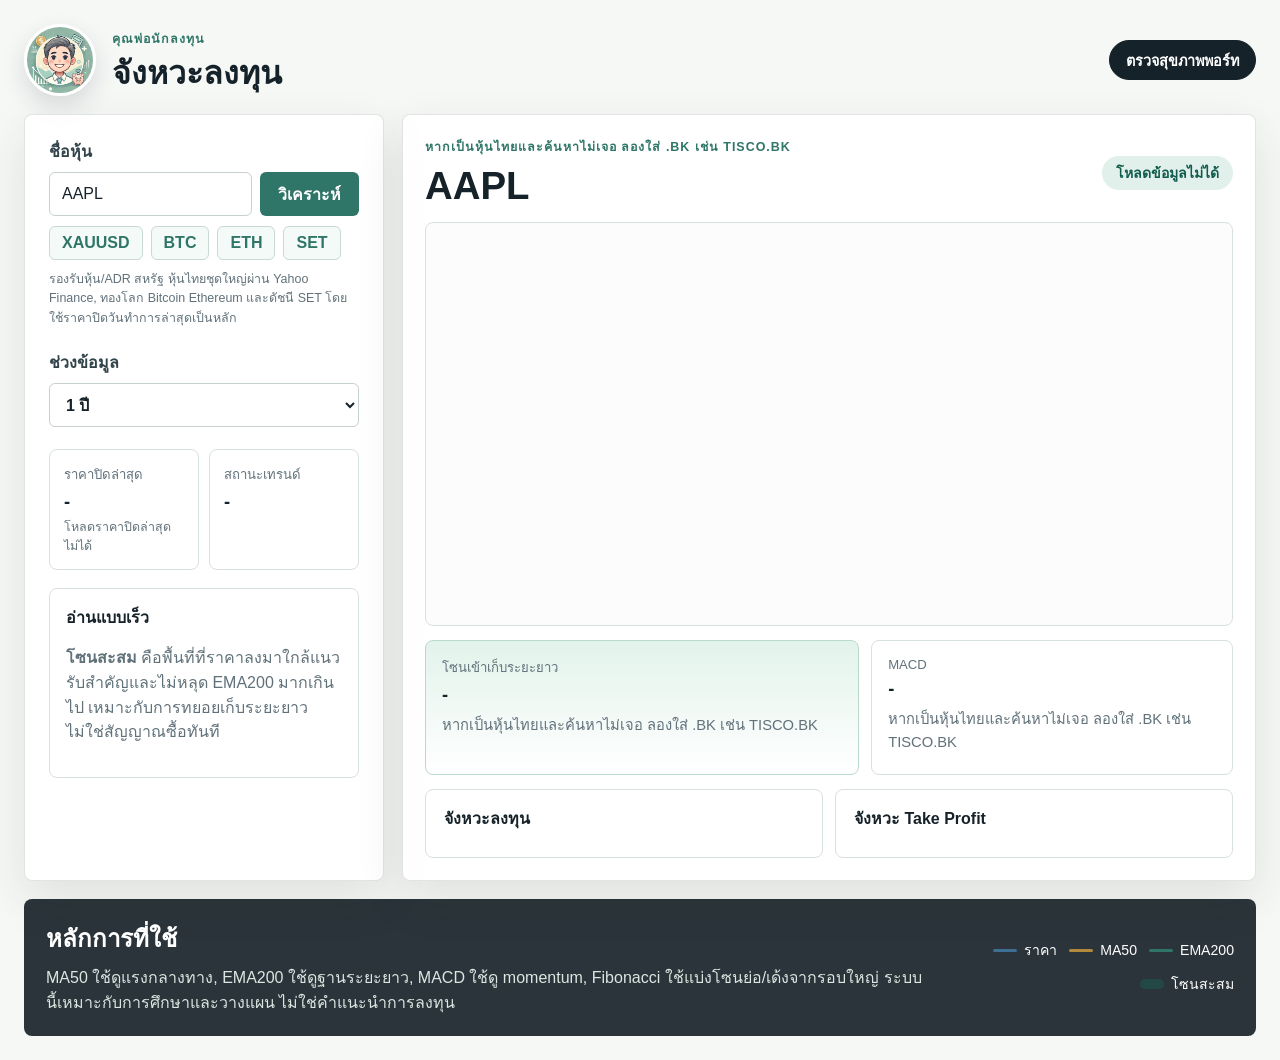
<file: index.html>
<!doctype html>
<html lang="th">
  <head>
    <meta charset="utf-8">
    <meta name="viewport" content="width=device-width, initial-scale=1">
    <title>จังหวะลงทุน</title>
    <link rel="stylesheet" href="styles.css?v=20260501-darknav">
  </head>
  <body>
    <main class="app-shell">
      <header class="top-bar">
        <div class="brand-mark">
          <img src="./assets/logo.png" alt="คุณพ่อนักลงทุน logo" onerror="this.onerror=null; this.src='./logo.png';">
          <div>
            <p class="eyebrow">คุณพ่อนักลงทุน</p>
            <h1>จังหวะลงทุน</h1>
          </div>
        </div>
        <a class="ghost-link" href="./portfolio-sample.html">ตรวจสุขภาพพอร์ท</a>
      </header>
      <section class="workspace">
        <aside class="control-panel" aria-label="ตั้งค่าการวิเคราะห์">
          <form class="search-form" id="searchForm">
            <label for="symbolInput">ชื่อหุ้น</label>
            <div class="symbol-row">
              <input id="symbolInput" name="symbol" value="AAPL" placeholder="เช่น AAPL, PTT, AOT, XAUUSD" autocomplete="off">
              <button type="submit">วิเคราะห์</button>
            </div>
            <div class="quick-symbols" aria-label="สินทรัพย์ยอดนิยม">
              <button type="button" data-symbol="XAUUSD">XAUUSD</button>
              <button type="button" data-symbol="BTC">BTC</button>
              <button type="button" data-symbol="ETH">ETH</button>
              <button type="button" data-symbol="SET">SET</button>
            </div>
            <p class="hint">รองรับหุ้น/ADR สหรัฐ หุ้นไทยชุดใหญ่ผ่าน Yahoo Finance, ทองโลก Bitcoin Ethereum และดัชนี SET โดยใช้ราคาปิดวันทำการล่าสุดเป็นหลัก</p>
          </form>

          <div class="setting-grid">
            <label>
              ช่วงข้อมูล
              <select id="lookbackSelect">
                <option value="252" selected>1 ปี</option>
                <option value="504">2 ปี</option>
                <option value="756">3 ปี</option>
                <option value="1260">5 ปี</option>
              </select>
            </label>
            <label class="is-hidden">
              สไตล์โซน
              <select id="riskSelect">
                <option value="balanced">สมดุล</option>
                <option value="patient" selected>รอราคาลึก</option>
                <option value="momentum">เน้นหุ้นแข็ง</option>
              </select>
            </label>
          </div>

          <div class="snapshot" id="snapshot">
            <div>
              <span>ราคาปิดล่าสุด</span>
              <strong id="lastPrice">-</strong>
              <small id="lastPriceDate">-</small>
            </div>
            <div>
              <span>สถานะเทรนด์</span>
              <strong id="trendState">-</strong>
            </div>
          </div>

          <div class="guide-box">
            <h2>อ่านแบบเร็ว</h2>
            <p><b>โซนสะสม</b> คือพื้นที่ที่ราคาลงมาใกล้แนวรับสำคัญและไม่หลุด EMA200 มากเกินไป เหมาะกับการทยอยเก็บระยะยาว ไม่ใช่สัญญาณซื้อทันที</p>
          </div>
        </aside>

        <section class="chart-panel" aria-label="ผลวิเคราะห์หุ้น">
          <div class="chart-header">
            <div>
              <p class="eyebrow" id="dataSource">Free daily data</p>
              <h2 id="chartTitle">AAPL</h2>
            </div>
            <div class="status-pill" id="statusPill">พร้อมใช้งาน</div>
          </div>

          <div class="chart-wrap">
            <canvas id="priceChart" width="1200" height="620" aria-label="กราฟราคาพร้อมแนวรับแนวต้าน"></canvas>
          </div>

          <div class="result-grid">
            <article class="zone-card accumulation">
              <span>โซนเข้าเก็บระยะยาว</span>
              <strong id="accumulationZone">-</strong>
              <p id="zoneReason">รอข้อมูลเพื่อประเมินโซน</p>
            </article>
            <article class="zone-card is-hidden">
              <span>Fibo หลัก</span>
              <strong id="fiboSummary">-</strong>
              <p>คำนวณจาก swing high/low ในช่วงที่เลือก</p>
            </article>
            <article class="zone-card">
              <span>MACD</span>
              <strong id="macdSummary">-</strong>
              <p id="macdDetail">ดูแรงส่งของราคาในรอบล่าสุด</p>
            </article>
          </div>

          <div class="levels">
            <div>
              <h3>จังหวะลงทุน</h3>
              <ol id="supportList"></ol>
            </div>
            <div>
              <h3>จังหวะ Take Profit</h3>
              <ol id="resistanceList"></ol>
            </div>
          </div>
        </section>
      </section>

      <section class="notes-band">
        <div>
          <h2>หลักการที่ใช้</h2>
          <p>MA50 ใช้ดูแรงกลางทาง, EMA200 ใช้ดูฐานระยะยาว, MACD ใช้ดู momentum, Fibonacci ใช้แบ่งโซนย่อ/เด้งจากรอบใหญ่ ระบบนี้เหมาะกับการศึกษาและวางแผน ไม่ใช่คำแนะนำการลงทุน</p>
        </div>
        <div class="mini-legend">
          <span><i class="line price"></i>ราคา</span>
          <span><i class="line ma"></i>MA50</span>
          <span><i class="line ema"></i>EMA200</span>
          <span><i class="line buy"></i>โซนสะสม</span>
        </div>
      </section>
    </main>

    <script src="app.js?v=20260502-thai-hint"></script>
  </body>
</html>
</file>
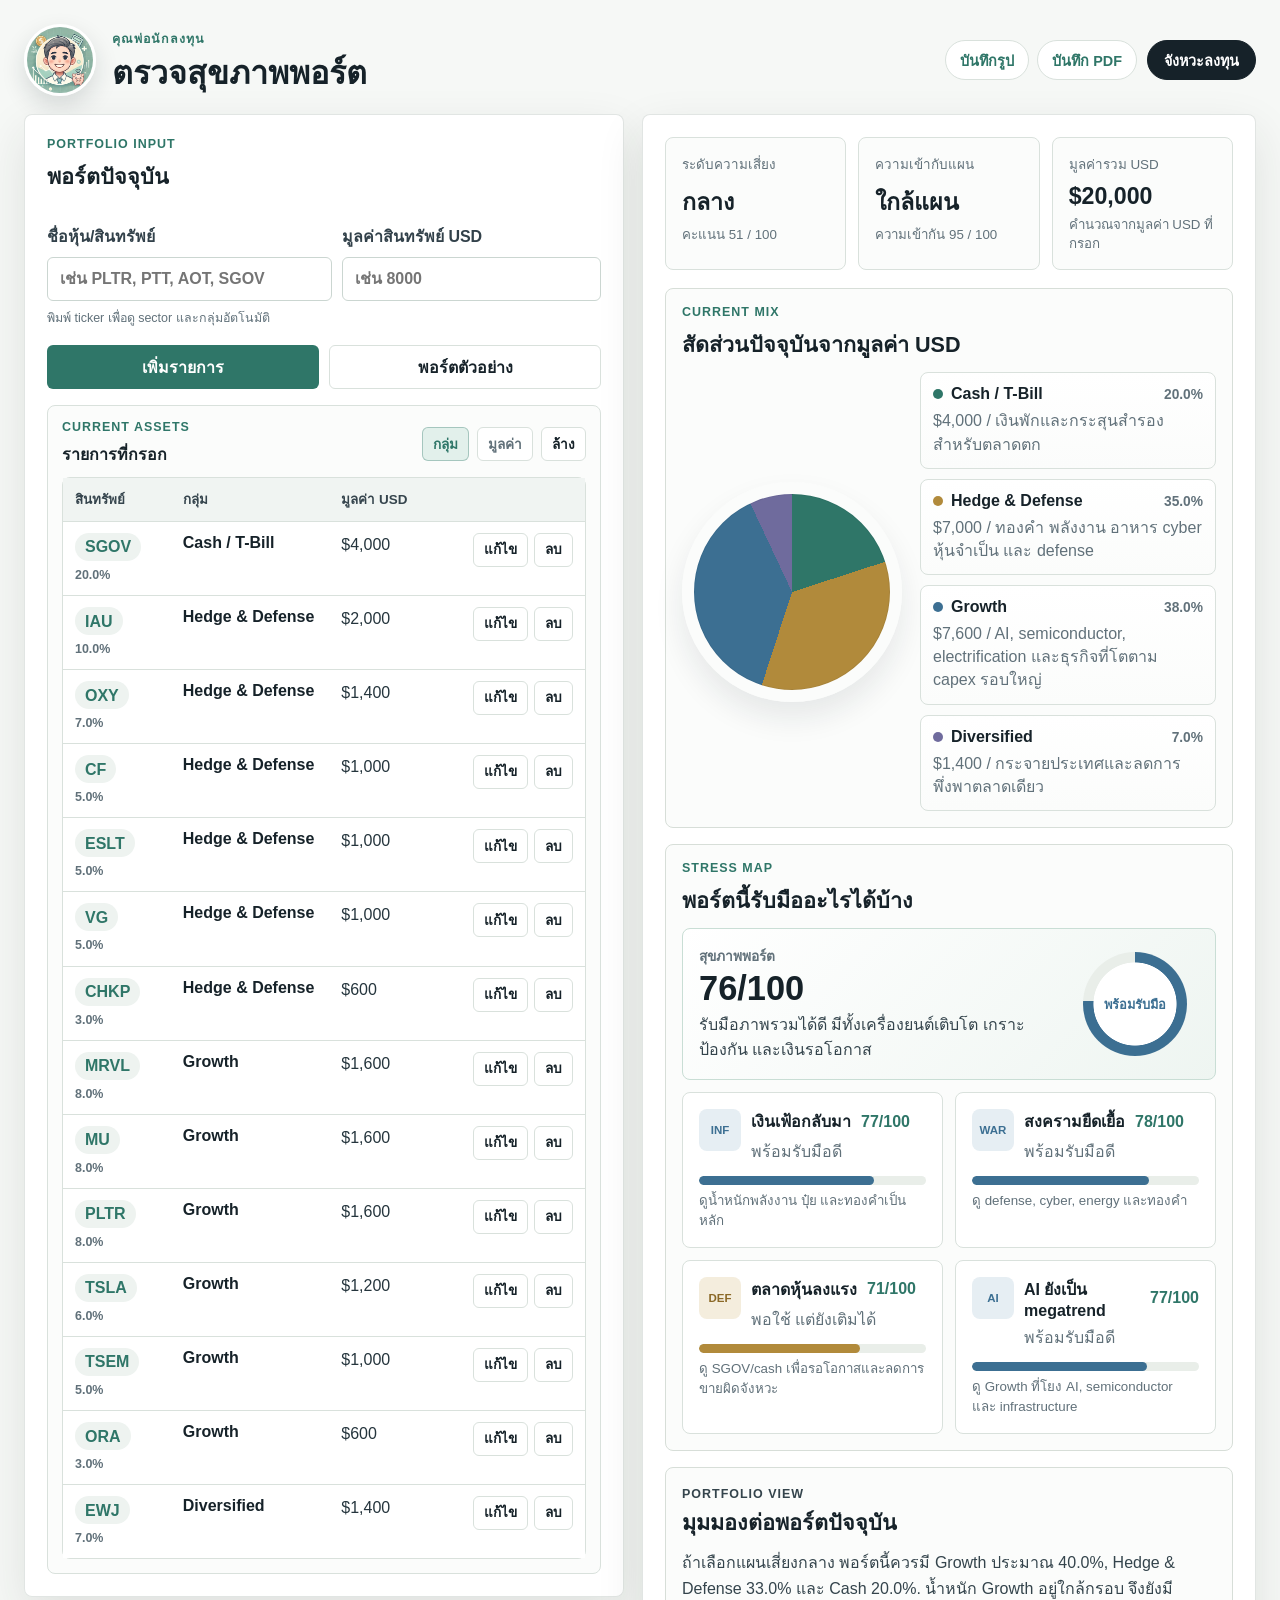
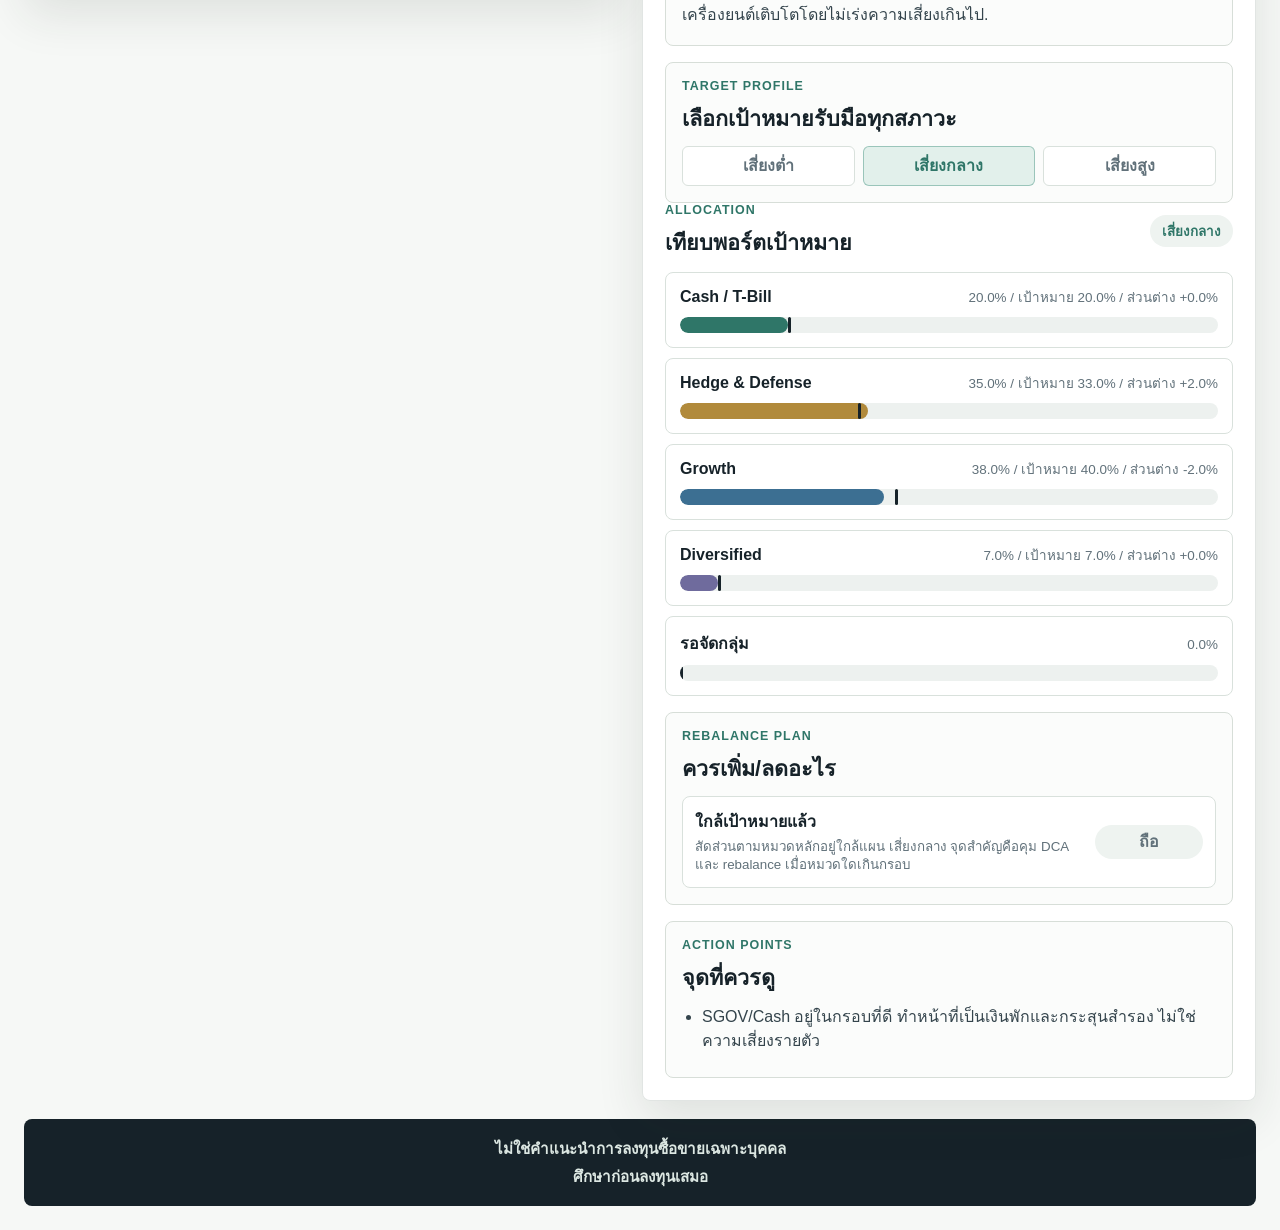
<file: portfolio-sample.html>
<!doctype html>
<html lang="th">
  <head>
    <meta charset="utf-8">
    <meta name="viewport" content="width=device-width, initial-scale=1">
    <title>ตรวจสุขภาพพอร์ต | คุณพ่อนักลงทุน</title>
    <link rel="stylesheet" href="portfolio-sample.css?v=20260501-rebalance-themes">
  </head>
  <body>
    <main class="planner-shell">
      <header class="top-bar">
        <div class="brand-mark">
          <img src="./assets/logo.png" alt="คุณพ่อนักลงทุน logo" onerror="this.onerror=null; this.src='./logo.png';">
          <div>
            <p class="eyebrow">คุณพ่อนักลงทุน</p>
            <h1>ตรวจสุขภาพพอร์ต</h1>
          </div>
        </div>
        <div class="top-actions">
          <div class="report-actions" aria-label="บันทึกรายงาน">
            <button id="saveImageButton" class="report-button" type="button">บันทึกรูป</button>
            <button id="savePdfButton" class="report-button" type="button">บันทึก PDF</button>
          </div>
          <a class="ghost-link" href="./index.html">จังหวะลงทุน</a>
        </div>
      </header>

      <div class="report-stamp" id="reportStamp">บันทึกเมื่อ -</div>

      <section class="planner-grid">
        <aside class="input-panel" aria-label="กรอกพอร์ต">
          <div class="panel-heading">
            <p class="eyebrow">Portfolio input</p>
            <h2>พอร์ตปัจจุบัน</h2>
          </div>

          <div class="entry-grid">
            <label class="field-block" for="symbolInput">
              ชื่อหุ้น/สินทรัพย์
              <input id="symbolInput" autocomplete="off" placeholder="เช่น PLTR, PTT, AOT, SGOV">
              <span id="assetLookupHint" class="lookup-hint">พิมพ์ ticker เพื่อดู sector และกลุ่มอัตโนมัติ</span>
            </label>

            <label class="field-block" for="amountInput">
              มูลค่าสินทรัพย์ USD
              <input id="amountInput" inputmode="decimal" placeholder="เช่น 8000">
              <span class="lookup-hint field-spacer" aria-hidden="true"></span>
            </label>
          </div>

          <div class="button-row">
            <button id="addAssetButton" type="button">เพิ่มรายการ</button>
            <button id="loadSampleButton" class="secondary-button" type="button">พอร์ตตัวอย่าง</button>
          </div>

          <div class="asset-entry-panel">
            <div class="section-head compact">
              <div>
                <p class="eyebrow">Current assets</p>
                <h3>รายการที่กรอก</h3>
              </div>
              <div class="asset-tools" aria-label="จัดเรียงรายการสินทรัพย์">
                <button class="small-button sort-button is-active" type="button" data-sort-assets="group">กลุ่ม</button>
                <button class="small-button sort-button" type="button" data-sort-assets="value">มูลค่า</button>
                <button id="clearAssetsButton" class="small-button" type="button">ล้าง</button>
              </div>
            </div>
            <div class="entry-table-wrap">
              <table class="entry-table">
                <thead>
                  <tr>
                    <th>สินทรัพย์</th>
                    <th>กลุ่ม</th>
                    <th>มูลค่า USD</th>
                    <th></th>
                  </tr>
                </thead>
                <tbody id="entryTable"></tbody>
              </table>
            </div>
          </div>
        </aside>

        <section class="output-panel" aria-label="ผลวิเคราะห์พอร์ต">
          <div class="score-strip">
            <article>
              <span>ระดับความเสี่ยง</span>
              <strong id="riskLabel">-</strong>
              <small id="riskScore">-</small>
            </article>
            <article>
              <span>ความเข้ากับแผน</span>
              <strong id="fitLabel">-</strong>
              <small id="fitScore">-</small>
            </article>
            <article>
              <span>มูลค่ารวม USD</span>
              <strong id="totalUsdValue">-</strong>
              <small id="totalStatus">ฐานคำนวณเป็น USD</small>
            </article>
          </div>

          <div class="current-panel">
            <div class="section-head compact">
              <div>
                <p class="eyebrow">Current mix</p>
                <h2>สัดส่วนปัจจุบันจากมูลค่า USD</h2>
              </div>
            </div>
            <div class="mix-chart-layout">
              <div class="mix-pie" id="currentMixPie" aria-label="กราฟสัดส่วนปัจจุบัน"></div>
              <div class="current-mix-list" id="currentMixList"></div>
            </div>
          </div>

          <div class="scenario-panel">
            <div class="section-head compact">
              <div>
                <p class="eyebrow">Stress map</p>
                <h2>พอร์ตนี้รับมืออะไรได้บ้าง</h2>
              </div>
            </div>
            <div class="scenario-grid" id="scenarioGrid"></div>
          </div>

          <div class="view-panel">
            <div class="section-head compact">
              <div>
                <p class="eyebrow">Portfolio view</p>
                <h2>มุมมองต่อพอร์ตปัจจุบัน</h2>
              </div>
            </div>
            <p id="portfolioView">-</p>
          </div>

          <div class="target-choice-panel">
            <div class="section-head compact">
              <div>
                <p class="eyebrow">Target profile</p>
                <h2>เลือกเป้าหมายรับมือทุกสภาวะ</h2>
              </div>
            </div>
            <div class="profile-tabs" role="radiogroup" aria-label="เลือกระดับความเสี่ยง">
              <button class="profile-tab" type="button" data-profile="low" aria-pressed="false">เสี่ยงต่ำ</button>
              <button class="profile-tab is-active" type="button" data-profile="balanced" aria-pressed="true">เสี่ยงกลาง</button>
              <button class="profile-tab" type="button" data-profile="high" aria-pressed="false">เสี่ยงสูง</button>
            </div>
          </div>

          <div class="section-head">
            <div>
              <p class="eyebrow">Allocation</p>
              <h2>เทียบพอร์ตเป้าหมาย</h2>
            </div>
            <span id="profileName" class="profile-chip">เสี่ยงกลาง</span>
          </div>

          <div class="allocation-list" id="allocationList"></div>

          <div class="rebalance-panel">
            <div class="section-head compact">
              <div>
                <p class="eyebrow">Rebalance plan</p>
                <h2>ควรเพิ่ม/ลดอะไร</h2>
              </div>
            </div>
            <div class="rebalance-list" id="rebalanceList"></div>
          </div>

          <div class="recommendation-panel">
            <div class="section-head compact">
              <div>
                <p class="eyebrow">Action points</p>
                <h2>จุดที่ควรดู</h2>
              </div>
            </div>
            <ul id="recommendationList"></ul>
          </div>
        </section>
      </section>

      <section class="source-band">
        <p>ไม่ใช่คำแนะนำการลงทุนซื้อขายเฉพาะบุคคล</p>
        <p>ศึกษาก่อนลงทุนเสมอ</p>
      </section>
    </main>

    <script src="assets/api-config.js"></script>
    <script src="assets/us-assets-lite.js"></script>
    <script src="portfolio-sample.js?v=20260502-thai-hint"></script>
  </body>
</html>
</file>
<file: styles.css>
:root {
  color-scheme: light;
  --ink: #162229;
  --muted: #61717a;
  --panel: #ffffff;
  --paper: #f6f8f6;
  --line: #d9e1dc;
  --green: #2f7668;
  --green-soft: #e2f0eb;
  --red: #aa6657;
  --blue: #3c6f92;
  --amber: #b18a3b;
  --shadow: 0 18px 48px rgba(32, 43, 40, 0.11);
}

* {
  box-sizing: border-box;
}

body {
  margin: 0;
  min-height: 100vh;
  font-family: Arial, "Tahoma", sans-serif;
  background: var(--paper);
  color: var(--ink);
}

button,
input,
select {
  font: inherit;
}

.app-shell {
  width: min(1440px, 100%);
  margin: 0 auto;
  padding: 24px;
}

.top-bar,
.workspace,
.notes-band {
  width: 100%;
}

.top-bar {
  display: flex;
  align-items: center;
  justify-content: flex-end;
  gap: 16px;
  margin-bottom: 18px;
}

.brand-mark {
  display: flex;
  align-items: center;
  gap: 16px;
  min-width: 0;
  margin-right: auto;
}

.brand-mark img {
  width: 72px;
  height: 72px;
  border: 3px solid #fff;
  border-radius: 50%;
  box-shadow: 0 10px 24px rgba(22, 34, 41, 0.14);
  object-fit: cover;
}

.brand-mark h1 {
  margin: 0;
  font-size: 2rem;
  line-height: 1.08;
  letter-spacing: 0;
}

.ghost-link {
  display: inline-flex;
  align-items: center;
  justify-content: center;
  min-height: 40px;
  border: 1px solid var(--ink);
  border-radius: 999px;
  background: var(--ink);
  color: #fff;
  font-size: 0.9rem;
  font-weight: 800;
  padding: 0 16px;
  text-decoration: none;
  white-space: nowrap;
}

.ghost-link:hover {
  border-color: #0e171c;
  background: #0e171c;
}

.workspace {
  display: grid;
  grid-template-columns: 360px minmax(0, 1fr);
  gap: 18px;
  align-items: stretch;
}

.control-panel,
.chart-panel {
  background: rgba(255, 255, 255, 0.88);
  border: 1px solid rgba(120, 132, 121, 0.22);
  box-shadow: var(--shadow);
}

.control-panel {
  border-radius: 8px;
  padding: 24px;
}

.chart-panel {
  border-radius: 8px;
  padding: 22px;
  min-width: 0;
}

.brand-mark h1,
.chart-header h2,
.notes-band h2 {
  margin: 0;
  letter-spacing: 0;
}

.guide-box p,
.notes-band p,
.zone-card p,
.hint {
  color: var(--muted);
  line-height: 1.55;
}

.eyebrow {
  margin: 0 0 8px;
  color: var(--green);
  font-size: 0.78rem;
  font-weight: 800;
  letter-spacing: 0.08em;
  text-transform: uppercase;
}

.search-form {
  margin-top: 0;
}

.search-form label,
.setting-grid label {
  display: grid;
  gap: 8px;
  color: #32434b;
  font-weight: 700;
}

.symbol-row {
  display: grid;
  grid-template-columns: minmax(0, 1fr) auto;
  gap: 8px;
  margin-top: 8px;
}

input,
select {
  width: 100%;
  min-height: 44px;
  border: 1px solid #c8d1cf;
  border-radius: 6px;
  background: #fff;
  color: var(--ink);
  padding: 0 12px;
}

button {
  min-height: 44px;
  border: 0;
  border-radius: 6px;
  background: var(--green);
  color: #fff;
  font-weight: 700;
  padding: 0 18px;
  cursor: pointer;
}

button:hover {
  background: #105d4e;
}

.quick-symbols {
  display: flex;
  flex-wrap: wrap;
  gap: 8px;
  margin-top: 10px;
}

.quick-symbols button {
  min-height: 34px;
  border: 1px solid #c8d8d2;
  background: #f4faf7;
  color: var(--green);
  padding: 0 12px;
}

.quick-symbols button:hover {
  background: #e3f1eb;
}

.hint {
  margin: 10px 0 0;
  font-size: 0.78rem;
}

.setting-grid {
  display: grid;
  grid-template-columns: 1fr;
  gap: 12px;
  margin-top: 22px;
}

.is-hidden {
  display: none !important;
}

.snapshot {
  display: grid;
  grid-template-columns: 1fr 1fr;
  gap: 10px;
  margin-top: 22px;
}

.snapshot div,
.guide-box,
.zone-card,
.levels > div {
  border: 1px solid var(--line);
  border-radius: 8px;
  background: rgba(255, 255, 255, 0.72);
}

.snapshot div {
  padding: 14px;
}

.snapshot span,
.zone-card span {
  display: block;
  color: var(--muted);
  font-size: 0.82rem;
}

.snapshot small {
  display: block;
  margin-top: 4px;
  color: var(--muted);
  font-size: 0.78rem;
}

.snapshot strong,
.zone-card strong {
  display: block;
  margin-top: 6px;
  font-size: 1.15rem;
}

.guide-box {
  margin-top: 18px;
  padding: 16px;
}

.guide-box h2 {
  margin: 0 0 8px;
  font-size: 1rem;
}

.chart-header,
.chart-actions,
.notes-band,
.mini-legend,
.status-pill {
  display: flex;
  align-items: center;
}

.chart-header {
  justify-content: space-between;
  gap: 14px;
  margin-bottom: 14px;
}

.chart-header h2 {
  font-size: clamp(1.6rem, 3vw, 2.4rem);
}

.chart-actions {
  justify-content: flex-end;
  gap: 10px;
  flex-wrap: wrap;
}

.health-link {
  display: inline-flex;
  align-items: center;
  min-height: 34px;
  border: 1px solid rgba(22, 113, 95, 0.28);
  border-radius: 999px;
  background: #ffffff;
  color: var(--green);
  font-size: 0.88rem;
  font-weight: 800;
  padding: 0 14px;
  text-decoration: none;
  white-space: nowrap;
  box-shadow: 0 8px 22px rgba(22, 113, 95, 0.08);
}

.health-link:hover {
  border-color: rgba(22, 113, 95, 0.44);
  background: var(--green-soft);
}

.status-pill {
  min-height: 34px;
  border-radius: 999px;
  background: var(--green-soft);
  color: #105d4e;
  font-size: 0.88rem;
  font-weight: 700;
  padding: 0 14px;
  white-space: nowrap;
}

.chart-wrap {
  width: 100%;
  aspect-ratio: 16 / 8;
  min-height: 360px;
  border: 1px solid var(--line);
  border-radius: 8px;
  background: #fbfcfb;
  overflow: hidden;
}

canvas {
  display: block;
  width: 100%;
  height: 100%;
}

.result-grid {
  display: grid;
  grid-template-columns: 1.2fr 1fr;
  gap: 12px;
  margin-top: 14px;
}

.zone-card {
  padding: 16px;
}

.zone-card.accumulation {
  background: linear-gradient(180deg, #e2f3eb 0%, #ffffff 100%);
  border-color: #b8dacd;
}

.zone-card p {
  min-height: 44px;
  margin: 8px 0 0;
  font-size: 0.92rem;
}

.levels {
  display: grid;
  grid-template-columns: 1fr 1fr;
  gap: 12px;
  margin-top: 14px;
}

.levels > div {
  padding: 16px 18px;
}

.levels h3 {
  margin: 0 0 10px;
  font-size: 1rem;
}

.levels ol {
  margin: 0;
  padding-left: 22px;
}

.levels li {
  margin: 8px 0;
  color: #35454d;
}

.levels li b {
  font-weight: 800;
}

.levels li span {
  color: var(--muted);
  font-size: 0.9rem;
}

.notes-band {
  justify-content: space-between;
  gap: 24px;
  margin-top: 18px;
  padding: 20px 22px;
  border-radius: 8px;
  background: rgba(21, 32, 38, 0.9);
  color: #fff;
}

.notes-band p {
  margin: 8px 0 0;
  color: #dce6e0;
}

.mini-legend {
  flex-wrap: wrap;
  justify-content: flex-end;
  gap: 12px;
  min-width: 280px;
}

.mini-legend span {
  display: inline-flex;
  align-items: center;
  gap: 7px;
  font-size: 0.88rem;
  white-space: nowrap;
}

.line {
  width: 24px;
  height: 3px;
  border-radius: 99px;
  background: var(--ink);
}

.line.price { background: var(--blue); }
.line.ma { background: var(--amber); }
.line.ema { background: var(--green); }
.line.buy { background: rgba(22, 113, 95, 0.35); height: 10px; }

@media (max-width: 980px) {
  .workspace,
  .result-grid,
  .levels {
    grid-template-columns: 1fr;
  }

  .brand-mark h1 {
    font-size: 1.65rem;
  }

  .chart-wrap {
    min-height: 330px;
  }

  .notes-band {
    align-items: flex-start;
    flex-direction: column;
  }

  .mini-legend {
    justify-content: flex-start;
    min-width: 0;
  }
}

@media (max-width: 720px) {
  .top-bar {
    align-items: flex-start;
    flex-direction: column;
    gap: 12px;
    margin-bottom: 10px;
  }

  .brand-mark {
    align-items: flex-start;
  }

  .brand-mark img {
    width: 58px;
    height: 58px;
  }

  .brand-mark h1 {
    font-size: 1.35rem;
  }

  .ghost-link {
    width: 100%;
  }
}

@media (max-width: 620px) {
  .app-shell {
    padding: 8px;
  }

  .control-panel,
  .chart-panel {
    padding: 14px;
  }

  .symbol-row,
  .setting-grid,
  .snapshot {
    grid-template-columns: 1fr;
  }

  .chart-header {
    align-items: flex-start;
    flex-direction: column;
  }

  .chart-actions {
    justify-content: flex-start;
    width: 100%;
  }

  .chart-wrap {
    min-height: 360px;
    aspect-ratio: 4 / 3;
  }

  .search-form {
    margin-top: 20px;
  }

  .hint {
    font-size: 0.72rem;
    line-height: 1.45;
  }

  .snapshot,
  .notes-band,
  .levels,
  .result-grid {
    margin-top: 10px;
  }

  .guide-box {
    margin-top: 10px;
    padding: 14px;
  }

  .chart-panel {
    margin-top: 10px;
  }

  .chart-header {
    gap: 8px;
    margin-bottom: 10px;
  }

  .chart-header h2 {
    font-size: 2rem;
  }

  .status-pill {
    min-height: 30px;
    font-size: 0.8rem;
    padding: 0 10px;
  }

  .zone-card,
  .levels > div,
  .notes-band {
    padding: 14px;
  }
}
</file>
<file: portfolio-sample.css>
:root {
  color-scheme: light;
  --ink: #162229;
  --muted: #61717a;
  --paper: #f6f8f6;
  --panel: #ffffff;
  --line: #d9e1dc;
  --green: #2f7668;
  --green-soft: #e2f0eb;
  --blue: #3c6f92;
  --amber: #b18a3b;
  --red: #aa6657;
  --violet: #6f6b9d;
  --bar-track: #e9eee9;
  --shadow: 0 18px 48px rgba(32, 43, 40, 0.11);
}

* {
  box-sizing: border-box;
}

body {
  margin: 0;
  min-height: 100vh;
  font-family: Arial, Tahoma, sans-serif;
  background: var(--paper);
  color: var(--ink);
}

button,
input,
select,
textarea {
  font: inherit;
}

button {
  min-height: 44px;
  border: 0;
  border-radius: 6px;
  background: var(--green);
  color: #fff;
  font-weight: 800;
  padding: 0 16px;
  cursor: pointer;
}

button:hover {
  background: #105f50;
}

.planner-shell {
  width: min(1440px, 100%);
  margin: 0 auto;
  padding: 24px;
}

.top-bar,
.planner-grid,
.detail-grid,
.source-band {
  width: 100%;
}

.top-bar {
  display: flex;
  align-items: center;
  justify-content: flex-end;
  gap: 16px;
  margin-bottom: 18px;
}

.brand-mark {
  display: flex;
  align-items: center;
  gap: 16px;
  min-width: 0;
  margin-right: auto;
}

.brand-mark img {
  width: 72px;
  height: 72px;
  border-radius: 50%;
  border: 3px solid #fff;
  box-shadow: 0 10px 24px rgba(22, 34, 41, 0.14);
  object-fit: cover;
}

.brand-mark h1,
.panel-heading h2,
.section-head h2,
.source-band h2 {
  margin: 0;
  letter-spacing: 0;
}

.brand-mark h1 {
  font-size: 2rem;
  line-height: 1.08;
}

.eyebrow {
  margin: 0 0 8px;
  color: var(--green);
  font-size: 0.78rem;
  font-weight: 800;
  letter-spacing: 0.08em;
  text-transform: uppercase;
}

.ghost-link {
  display: inline-flex;
  align-items: center;
  justify-content: center;
  min-height: 40px;
  border: 1px solid var(--ink);
  border-radius: 999px;
  background: var(--ink);
  color: #fff;
  font-size: 0.9rem;
  font-weight: 800;
  padding: 0 16px;
  text-decoration: none;
  white-space: nowrap;
}

.ghost-link:hover {
  border-color: #0e171c;
  background: #0e171c;
}

.top-actions {
  display: flex;
  align-items: center;
  gap: 10px;
}

.report-actions {
  display: flex;
  align-items: center;
  gap: 8px;
}

.report-button {
  min-height: 40px;
  border: 1px solid var(--line);
  border-radius: 999px;
  background: #fff;
  color: var(--green);
  font-size: 0.9rem;
  padding: 0 14px;
}

.report-button:hover {
  border-color: rgba(22, 113, 95, 0.32);
  background: var(--green-soft);
}

.report-button:disabled {
  cursor: wait;
  opacity: 0.68;
}

.report-stamp {
  display: none;
  margin: -4px 0 14px;
  border: 1px solid rgba(47, 118, 104, 0.2);
  border-radius: 8px;
  background: #f5fbf8;
  color: #355046;
  font-size: 0.86rem;
  font-weight: 800;
  padding: 10px 14px;
}

body.is-exporting .report-stamp {
  display: block;
}

body.is-exporting .report-actions,
body.is-exporting .ghost-link {
  display: none;
}

body.is-exporting .entry-grid,
body.is-exporting .button-row,
body.is-exporting .asset-tools {
  display: none;
}

.planner-grid {
  display: grid;
  grid-template-columns: 600px minmax(0, 1fr);
  gap: 18px;
  align-items: start;
}

.input-panel,
.output-panel,
.detail-panel {
  border: 1px solid rgba(119, 135, 127, 0.22);
  border-radius: 8px;
  background: rgba(255, 255, 255, 0.94);
  box-shadow: var(--shadow);
}

.input-panel,
.output-panel {
  padding: 22px;
}

.panel-heading {
  margin-bottom: 16px;
}

.panel-heading h2,
.section-head h2 {
  font-size: 1.35rem;
}

.profile-tabs {
  display: grid;
  grid-template-columns: repeat(3, 1fr);
  gap: 8px;
  margin-bottom: 0;
}

.profile-tab {
  min-height: 40px;
  border: 1px solid var(--line);
  background: #fff;
  color: var(--muted);
  padding: 0 8px;
}

.profile-tab.is-active {
  border-color: rgba(20, 114, 95, 0.35);
  background: var(--green-soft);
  color: var(--green);
}

.field-block {
  display: grid;
  grid-template-rows: auto 44px minmax(20px, auto);
  gap: 8px;
  margin-top: 14px;
  color: #32414a;
  font-weight: 800;
}

.field-block span {
  color: var(--muted);
  font-size: 0.78rem;
  font-weight: 400;
  line-height: 1.45;
}

.lookup-hint {
  min-height: 20px;
}

.field-spacer {
  visibility: hidden;
}

.lookup-hint.is-known {
  color: var(--green);
  font-weight: 700;
}

.lookup-hint.is-loading {
  color: var(--amber);
  font-weight: 700;
}

.lookup-hint.is-unknown {
  color: var(--red);
  font-weight: 700;
}

input,
select,
textarea {
  width: 100%;
  border: 1px solid #cbd6d1;
  border-radius: 6px;
  background: #fff;
  color: var(--ink);
}

input {
  min-height: 44px;
  padding: 0 12px;
}

select {
  min-height: 44px;
  padding: 0 10px;
}

textarea {
  min-height: 280px;
  resize: vertical;
  padding: 12px;
  line-height: 1.5;
}

.button-row {
  display: grid;
  grid-template-columns: 1fr 1fr;
  gap: 10px;
  margin-top: 16px;
}

.entry-grid {
  display: grid;
  grid-template-columns: minmax(0, 1.1fr) minmax(0, 1fr);
  gap: 10px;
  align-items: start;
}

.small-button {
  min-height: 34px;
  border: 1px solid var(--line);
  background: #fff;
  color: var(--ink);
  font-size: 0.85rem;
  padding: 0 10px;
}

.small-button:hover {
  background: #eef3ef;
}

.asset-tools {
  display: flex;
  flex-wrap: wrap;
  justify-content: flex-end;
  gap: 8px;
}

.sort-button {
  color: var(--muted);
}

.sort-button.is-active {
  border-color: rgba(47, 118, 104, 0.34);
  background: var(--green-soft);
  color: var(--green);
}

.asset-entry-panel {
  margin-top: 16px;
  border: 1px solid var(--line);
  border-radius: 8px;
  background: #fbfcfb;
  padding: 14px;
}

.asset-entry-panel h3 {
  margin: 0;
  font-size: 1rem;
}

.entry-table-wrap {
  overflow: visible;
  border: 1px solid var(--line);
  border-radius: 8px;
}

.entry-table {
  width: 100%;
  min-width: 0;
  table-layout: fixed;
}

.entry-table th,
.entry-table td {
  padding: 11px 12px;
}

.entry-table th:nth-child(1),
.entry-table td:nth-child(1) {
  width: 102px;
}

.entry-table th:nth-child(2),
.entry-table td:nth-child(2) {
  width: 150px;
}

.entry-table th:nth-child(3),
.entry-table td:nth-child(3) {
  width: 124px;
}

.entry-table th:nth-child(4),
.entry-table td:nth-child(4) {
  width: 118px;
}

.sleeve-cell {
  display: block;
  color: var(--ink);
  line-height: 1.3;
}

.asset-sector {
  display: block;
  margin-top: 3px;
  color: var(--muted);
  font-size: 0.78rem;
  line-height: 1.35;
}

.symbol-weight {
  display: block;
  margin-top: 5px;
  color: var(--muted);
  font-size: 0.78rem;
  font-weight: 800;
}

.entry-actions {
  display: flex;
  justify-content: flex-end;
  gap: 6px;
}

.entry-table td:last-child,
.entry-table th:last-child {
  text-align: right;
}

.secondary-button {
  border: 1px solid var(--line);
  background: #fff;
  color: var(--ink);
}

.secondary-button:hover {
  background: #eef3ef;
}

.source-band p,
.source-band span {
  margin: 0;
  color: var(--muted);
  line-height: 1.55;
}

.score-strip {
  display: grid;
  grid-template-columns: repeat(3, 1fr);
  gap: 12px;
  margin-bottom: 18px;
}

.score-strip article {
  min-height: 112px;
  border: 1px solid var(--line);
  border-radius: 8px;
  background: #fbfcfb;
  padding: 16px;
}

.score-strip span,
.allocation-meta,
.profile-chip {
  color: var(--muted);
  font-size: 0.84rem;
}

.score-strip strong {
  display: block;
  margin-top: 8px;
  font-size: 1.45rem;
}

.score-strip small {
  display: block;
  margin-top: 6px;
  color: var(--muted);
  line-height: 1.4;
}

.section-head {
  display: flex;
  align-items: center;
  justify-content: space-between;
  gap: 16px;
  margin-bottom: 12px;
}

.section-head.compact {
  margin-bottom: 10px;
}

.profile-chip {
  display: inline-flex;
  align-items: center;
  justify-content: center;
  min-height: 32px;
  border-radius: 999px;
  background: #eef3f0;
  color: var(--green);
  font-weight: 800;
  padding: 0 12px;
  white-space: nowrap;
}

.allocation-list {
  display: grid;
  gap: 10px;
}

.allocation-row {
  border: 1px solid var(--line);
  border-radius: 8px;
  background: #fff;
  padding: 14px;
}

.allocation-top {
  display: flex;
  align-items: baseline;
  justify-content: space-between;
  gap: 12px;
  margin-bottom: 9px;
}

.allocation-top strong {
  font-size: 1rem;
}

.allocation-meta {
  white-space: nowrap;
}

.bar-track {
  position: relative;
  height: 16px;
  border-radius: 999px;
  background: #edf1ef;
  overflow: hidden;
}

.bar-current,
.bar-target {
  position: absolute;
  top: 0;
  bottom: 0;
  left: 0;
  border-radius: 999px;
}

.bar-current {
  background: var(--blue);
}

.bar-target {
  width: 3px;
  background: var(--ink);
}

.current-panel,
.scenario-panel,
.target-choice-panel,
.rebalance-panel,
.view-panel,
.recommendation-panel {
  margin-top: 16px;
  border: 1px solid #d7ded8;
  border-radius: 8px;
  background: #fbfcfb;
  padding: 16px;
}

.current-mix-list {
  display: grid;
  gap: 10px;
}

.mix-chart-layout {
  display: grid;
  grid-template-columns: 220px minmax(0, 1fr);
  gap: 18px;
  align-items: center;
}

.mix-pie {
  width: min(220px, 100%);
  aspect-ratio: 1;
  border: 12px solid #fbfcfb;
  border-radius: 50%;
  background: #edf1ef;
  box-shadow: inset 0 0 0 1px rgba(22, 34, 41, 0.07), 0 16px 30px rgba(22, 34, 41, 0.09);
}

.current-mix-card {
  border: 1px solid var(--line);
  border-radius: 8px;
  background: linear-gradient(180deg, #ffffff 0%, #fbfcfb 100%);
  padding: 12px;
}

.current-mix-card strong {
  display: grid;
  grid-template-columns: auto minmax(0, 1fr) auto;
  align-items: baseline;
  gap: 8px;
}

.current-mix-card i {
  width: 10px;
  height: 10px;
  border-radius: 50%;
}

.current-mix-card span {
  color: var(--muted);
  font-size: 0.86rem;
  white-space: nowrap;
}

.current-mix-card p {
  margin: 6px 0 0;
  color: var(--muted);
  line-height: 1.45;
}

.rebalance-list {
  display: grid;
  gap: 10px;
}

.rebalance-card {
  display: grid;
  grid-template-columns: minmax(0, 1fr) auto;
  gap: 12px;
  align-items: center;
  border: 1px solid var(--line);
  border-radius: 8px;
  background: #fff;
  padding: 12px;
}

.rebalance-card strong {
  display: flex;
  align-items: center;
  justify-content: space-between;
  gap: 12px;
  font-size: 1rem;
}

.rebalance-card strong span {
  color: var(--green);
  white-space: nowrap;
}

.rebalance-card small {
  display: block;
  margin-top: 4px;
  color: var(--muted);
  line-height: 1.4;
}

.rebalance-components {
  display: flex;
  flex-wrap: wrap;
  gap: 6px;
  margin-top: 10px;
}

.mini-chip {
  display: inline-flex;
  align-items: center;
  min-height: 28px;
  border-radius: 999px;
  background: #f0f4f1;
  color: #31434b;
  font-size: 0.83rem;
  font-weight: 800;
  padding: 0 10px;
}

.mini-chip.theme-chip {
  align-items: flex-start;
  flex-direction: column;
  gap: 3px;
  max-width: 100%;
  min-height: auto;
  border-radius: 8px;
  padding: 8px 10px;
}

.chip-main {
  display: flex;
  flex-wrap: wrap;
  gap: 4px 6px;
  line-height: 1.25;
}

.chip-main b {
  color: var(--green);
}

.chip-detail {
  color: var(--muted);
  font-size: 0.76rem;
  font-weight: 650;
  line-height: 1.25;
}

.rebalance-principle {
  margin: 8px 0 0;
  color: var(--muted);
  font-size: 0.82rem;
  line-height: 1.45;
}

.rebalance-change {
  display: inline-flex;
  align-items: center;
  justify-content: center;
  min-width: 108px;
  min-height: 34px;
  border-radius: 999px;
  font-weight: 800;
  white-space: nowrap;
}

.rebalance-change.add {
  background: var(--green-soft);
  color: var(--green);
}

.rebalance-change.reduce {
  background: #f6e3df;
  color: var(--red);
}

.rebalance-change.hold {
  background: #eef3f0;
  color: var(--muted);
}

.view-panel p {
  margin: 0;
  color: #34444c;
  line-height: 1.65;
}

.recommendation-panel ul {
  margin: 0;
  padding-left: 20px;
}

.recommendation-panel li {
  margin: 8px 0;
  color: #34444c;
  line-height: 1.5;
}

.detail-grid {
  display: grid;
  grid-template-columns: 1fr;
  gap: 18px;
  margin-top: 18px;
}

.detail-panel {
  padding: 18px;
  min-width: 0;
}

.table-wrap {
  overflow-x: auto;
  border: 1px solid var(--line);
  border-radius: 8px;
}

table {
  width: 100%;
  border-collapse: collapse;
  min-width: 720px;
  background: #fff;
}

th,
td {
  border-bottom: 1px solid var(--line);
  padding: 12px;
  text-align: left;
  vertical-align: top;
}

th {
  background: #f0f4f2;
  color: #35444d;
  font-size: 0.84rem;
}

td {
  color: #25353d;
  line-height: 1.45;
}

tr:last-child td {
  border-bottom: 0;
}

.symbol-pill {
  display: inline-flex;
  align-items: center;
  min-height: 28px;
  border-radius: 999px;
  background: #eef3f0;
  color: var(--green);
  font-weight: 800;
  padding: 0 10px;
}

.scenario-grid {
  display: grid;
  grid-template-columns: repeat(2, minmax(0, 1fr));
  gap: 12px;
}

.health-card,
.scenario-card {
  border: 1px solid var(--line);
  border-radius: 8px;
  background: #fff;
  padding: 16px;
}

.health-card {
  grid-column: 1 / -1;
  display: grid;
  grid-template-columns: minmax(0, 1fr) 116px;
  gap: 16px;
  align-items: center;
  background: linear-gradient(135deg, #ffffff 0%, #eef5f1 100%);
  border-color: #c9ded5;
}

.health-card span {
  color: var(--muted);
  font-size: 0.86rem;
  font-weight: 800;
}

.health-card strong {
  display: block;
  margin-top: 4px;
  font-size: 2.15rem;
  line-height: 1;
}

.health-card p {
  margin: 8px 0 0;
  color: #34444c;
  line-height: 1.55;
}

.health-ring {
  display: grid;
  place-items: center;
  width: 104px;
  aspect-ratio: 1;
  border-radius: 50%;
  background:
    radial-gradient(circle at center, #fff 0 56%, transparent 57%),
    conic-gradient(var(--green) calc(var(--score) * 1%), var(--bar-track) 0);
  color: var(--green);
  font-size: 0.8rem;
  font-weight: 900;
  text-align: center;
}

.scenario-top {
  display: flex;
  align-items: flex-start;
  gap: 10px;
}

.scenario-icon {
  display: inline-grid;
  place-items: center;
  flex: 0 0 42px;
  width: 42px;
  height: 42px;
  border-radius: 8px;
  background: #eef4f1;
  color: #315f56;
  font-size: 0.72rem;
  font-weight: 900;
}

.scenario-card strong {
  display: flex;
  align-items: center;
  justify-content: space-between;
  gap: 10px;
  min-width: 0;
}

.scenario-card p,
.scenario-card small {
  display: block;
  margin: 6px 0 0;
  color: var(--muted);
  line-height: 1.5;
}

.scenario-score {
  color: var(--green);
  white-space: nowrap;
}

.scenario-bar {
  height: 9px;
  border-radius: 999px;
  background: var(--bar-track);
  overflow: hidden;
  margin-top: 12px;
}

.scenario-bar i {
  display: block;
  height: 100%;
  border-radius: inherit;
  background: var(--green);
}

.score-excellent .scenario-bar i,
.score-excellent .health-ring {
  --green: #2f7668;
}

.score-strong .scenario-bar i,
.score-strong .health-ring {
  --green: #3c6f92;
}

.score-ok .scenario-bar i,
.score-ok .health-ring {
  --green: #b18a3b;
}

.score-thin .scenario-bar i,
.score-thin .health-ring,
.score-weak .scenario-bar i,
.score-weak .health-ring {
  --green: #aa6657;
}

.score-excellent .scenario-icon { background: #e2f0eb; color: #2f7668; }
.score-strong .scenario-icon { background: #e6eef3; color: #3c6f92; }
.score-ok .scenario-icon { background: #f4eddd; color: #8b6927; }
.score-thin .scenario-icon,
.score-weak .scenario-icon { background: #f5e8e4; color: #9a584b; }

.source-band {
  display: grid;
  gap: 4px;
  text-align: center;
  margin-top: 18px;
  border-radius: 8px;
  background: #162229;
  color: #fff;
  padding: 18px 20px;
}

.source-band p {
  color: #dce7e2;
  font-size: 0.95rem;
  font-weight: 800;
}

@media (max-width: 1180px) {
  .planner-grid,
  .detail-grid {
    grid-template-columns: 1fr;
  }

  .brand-mark h1 {
    font-size: 1.65rem;
  }
}

@media (max-width: 720px) {
  .planner-shell {
    padding: 10px;
  }

  .top-bar {
    align-items: flex-start;
    grid-template-columns: 1fr;
    flex-direction: column;
  }

  .brand-mark {
    align-items: flex-start;
  }

  .brand-mark img {
    width: 58px;
    height: 58px;
  }

  .brand-mark h1 {
    font-size: 1.35rem;
  }

  .top-actions,
  .report-actions {
    width: 100%;
  }

  .report-actions {
    display: grid;
    grid-template-columns: 1fr 1fr;
  }

  .report-button {
    width: 100%;
  }

  .ghost-link {
    width: 100%;
  }

  .input-panel,
  .output-panel,
  .detail-panel {
    padding: 14px;
  }

  .profile-tabs,
  .entry-grid,
  .button-row,
  .score-strip {
    grid-template-columns: 1fr;
  }

  textarea {
    min-height: 240px;
  }

  .section-head {
    align-items: flex-start;
    flex-direction: column;
    gap: 8px;
  }

  .score-strip article {
    min-height: 92px;
  }

  .mix-chart-layout {
    grid-template-columns: 1fr;
    justify-items: center;
  }

  .mix-pie {
    width: min(260px, 82vw);
  }

  .current-mix-list {
    width: 100%;
  }

  .rebalance-card {
    grid-template-columns: 1fr;
  }

  .rebalance-card strong {
    align-items: flex-start;
    flex-direction: column;
    gap: 4px;
  }

  .rebalance-change {
    width: fit-content;
  }

  .entry-table-wrap,
  .table-wrap {
    overflow: visible;
    border: 0;
  }

  .entry-table,
  .detail-panel table {
    display: block;
    min-width: 0;
    background: transparent;
  }

  .entry-table thead,
  .detail-panel thead {
    display: none;
  }

  .entry-table tbody,
  .detail-panel tbody {
    display: grid;
    gap: 10px;
  }

  .entry-table tr,
  .detail-panel tr {
    display: block;
    border: 1px solid var(--line);
    border-radius: 8px;
    background: #fff;
    padding: 10px 12px;
  }

  .entry-table td,
  .detail-panel td {
    display: flex;
    align-items: flex-start;
    justify-content: space-between;
    gap: 14px;
    width: 100%;
    border-bottom: 1px solid #edf1ee;
    padding: 9px 0;
    text-align: right;
  }

  .entry-table td::before,
  .detail-panel td::before {
    content: attr(data-label);
    flex: 0 0 88px;
    color: var(--muted);
    font-size: 0.78rem;
    font-weight: 800;
    text-align: left;
  }

  .entry-table td[data-label=""]::before {
    display: none;
  }

  .entry-table td:last-child,
  .detail-panel td:last-child {
    border-bottom: 0;
  }

  .entry-table td:last-child {
    justify-content: flex-end;
  }

  .scenario-grid,
  .health-card {
    grid-template-columns: 1fr;
  }

  .health-ring {
    width: 94px;
  }

  .scenario-card strong {
    align-items: flex-start;
    flex-direction: column;
    gap: 2px;
  }
}

@media print {
  @page {
    margin: 12mm;
    size: A4;
  }

  body {
    background: #fff;
    -webkit-print-color-adjust: exact;
    print-color-adjust: exact;
  }

  .planner-shell {
    width: 100%;
    padding: 0;
  }

  .top-bar {
    margin-bottom: 10px;
  }

  .brand-mark img {
    width: 54px;
    height: 54px;
  }

  .brand-mark h1 {
    font-size: 1.55rem;
  }

  .report-stamp {
    display: block !important;
    margin: 0 0 10px;
  }

  .report-actions,
  .ghost-link,
  .entry-grid,
  .button-row,
  .asset-tools {
    display: none !important;
  }

  .planner-grid {
    display: grid;
    grid-template-columns: 1fr;
    gap: 10px;
  }

  .input-panel,
  .output-panel,
  .detail-panel,
  .current-panel,
  .scenario-panel,
  .target-choice-panel,
  .rebalance-panel,
  .view-panel,
  .recommendation-panel {
    box-shadow: none;
    break-inside: avoid;
  }

  .input-panel,
  .output-panel {
    padding: 14px;
  }

  .mix-chart-layout {
    grid-template-columns: 180px minmax(0, 1fr);
  }

  .mix-pie {
    width: 170px;
  }

  .source-band {
    box-shadow: none;
    break-inside: avoid;
    margin-top: 10px;
  }
}
</file>
